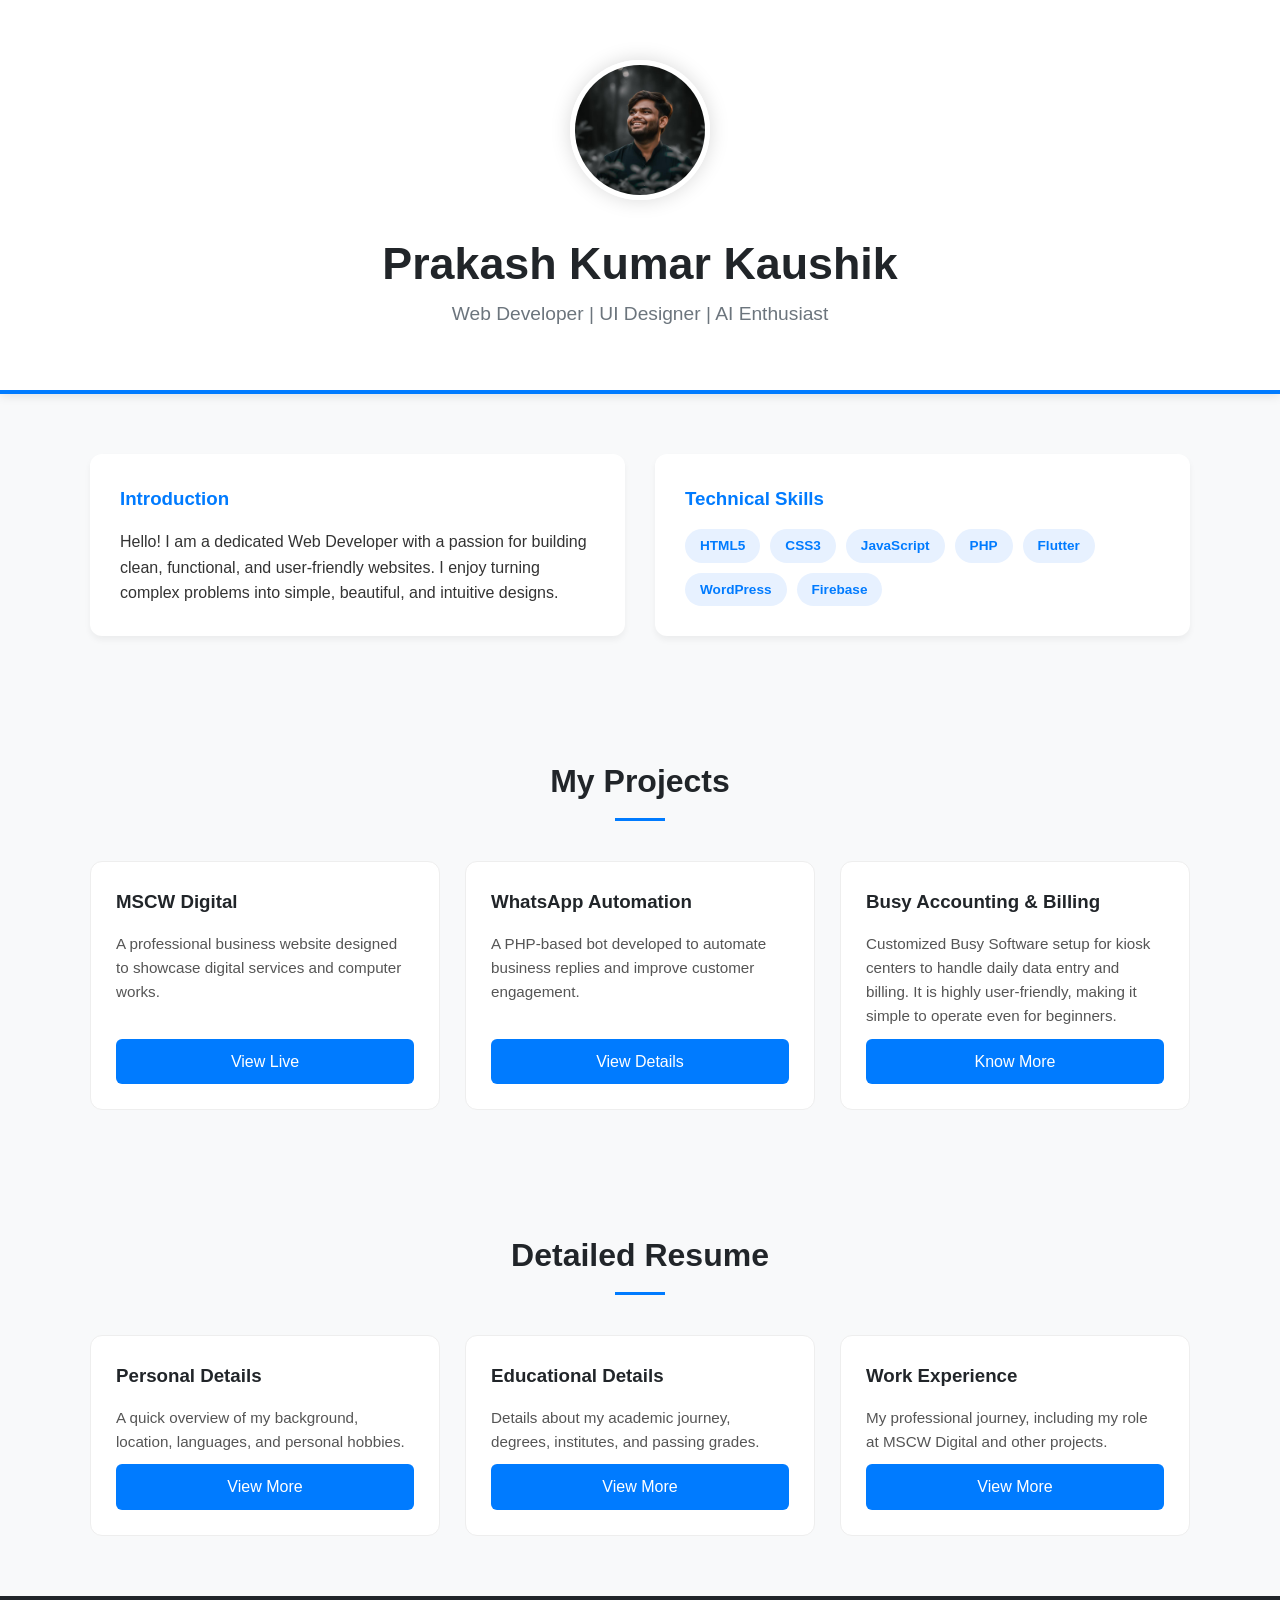
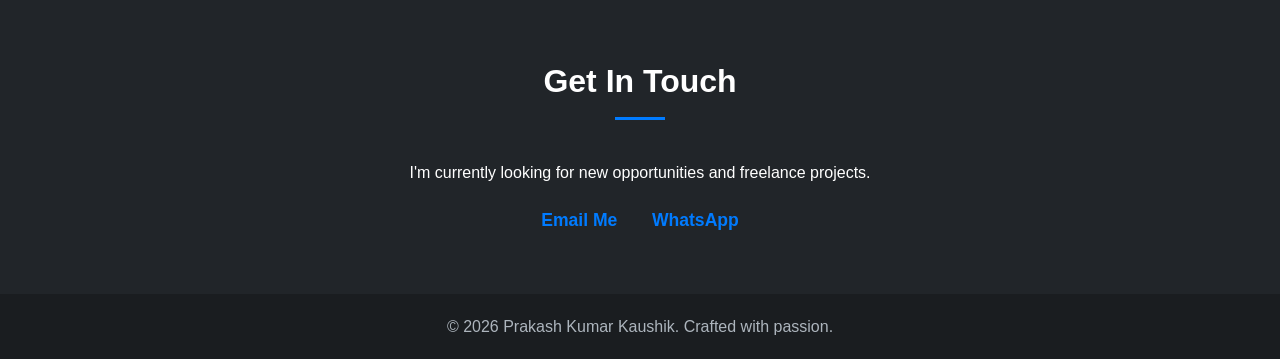
<file: index.html>
<!DOCTYPE html>
<html lang="en">
<head>
    <meta charset="UTF-8">
    <meta name="viewport" content="width=device-width, initial-scale=1.0">
    <title>My Portfolio</title>
    
     <link rel="icon" type="png" href="icon.png">

    
    <link rel="stylesheet" href="style.css">
</head>
<body>

    <header>
        <div class="container">
            <img src="pfp.png" width="140" height="140" alt="Prakash Kumar Kaushik">
            <h1>Prakash Kumar Kaushik</h1>
            <p>Web Developer | UI Designer | AI Enthusiast</p>
        </div>
    </header>

    <section id="intro-skills">
        <div class="container">
            <div class="grid-flex">
                <div class="card">
                    <h3>Introduction</h3>
                    <p>Hello! I am a dedicated Web Developer with a passion for building clean, functional, and user-friendly websites. I enjoy turning complex problems into simple, beautiful, and intuitive designs.</p>
                </div>
                <div class="card">
                    <h3>Technical Skills</h3>
                    <div class="skills-tag-container">
                        <span class="skill-tag">HTML5</span>
                        <span class="skill-tag">CSS3</span>
                        <span class="skill-tag">JavaScript</span>
                        <span class="skill-tag">PHP</span>
                        <span class="skill-tag">Flutter</span>
                        <span class="skill-tag">WordPress</span>
                        <span class="skill-tag">Firebase</span>
                    </div>
                </div>
            </div>
        </div>
    </section>

    <section id="projects">
        <div class="container">
            <h2 class="section-title">My Projects</h2>
            <div class="projects-container">
                
                <div class="project-card">
                    <h3>MSCW Digital</h3>
                    <p>A professional business website designed to showcase digital services and computer works.</p>
                    <a href="https://mscwdigital.com" class="btn" target="_blank">View Live</a>
                </div>

                <div class="project-card">
                    <h3>WhatsApp Automation</h3>
                    <p>A PHP-based bot developed to automate business replies and improve customer engagement.</p>
                    <a href="https://github.com/prakashkaushik457-hub/mscw-controller" class="btn" target="_blank">View Details</a>
                </div>

                <div class="project-card">
                    <h3>Busy Accounting & Billing</h3>
                    <p>Customized Busy Software setup for kiosk centers to handle daily data entry and billing. It is highly user-friendly, making it simple to operate even for beginners.</p>
                    <a href="mscw-erp.pdf" class="btn" target="_blank">Know More</a>
                </div>

            </div>
        </div>
    </section>

    <section id="about-details">
        <div class="container">
            <h2 class="section-title">Detailed Resume</h2>
            <div class="projects-container">
                
                <div class="project-card">
                    <h3>Personal Details</h3>
                    <p>A quick overview of my background, location, languages, and personal hobbies.</p>
                    <a href="personal-details.html" class="btn">View More</a>
                </div>

                <div class="project-card">
                    <h3>Educational Details</h3>
                    <p>Details about my academic journey, degrees, institutes, and passing grades.</p>
                    <a href="education-details.html" class="btn">View More</a>
                </div>

                <div class="project-card">
                    <h3>Work Experience</h3>
                    <p>My professional journey, including my role at MSCW Digital and other projects.</p>
                    <a href="work-experience.html" class="btn">View More</a>
                </div>

            </div>
        </div>
    </section>

    <section class="contact-section">
        <div class="container">
            <h2 class="section-title">Get In Touch</h2>
            <p>I'm currently looking for new opportunities and freelance projects.</p>
            <div class="contact-links">
                <a href="mailto:contact@mscwdigital.com">Email Me</a>
                <a href="https://wa.me/9329959090" target="_blank">WhatsApp</a>
            </div>
        </div>
    </section>

    <footer>
        <p>&copy; 2026 Prakash Kumar Kaushik. Crafted with passion.</p>
    </footer>

</body>
</html>
</file>
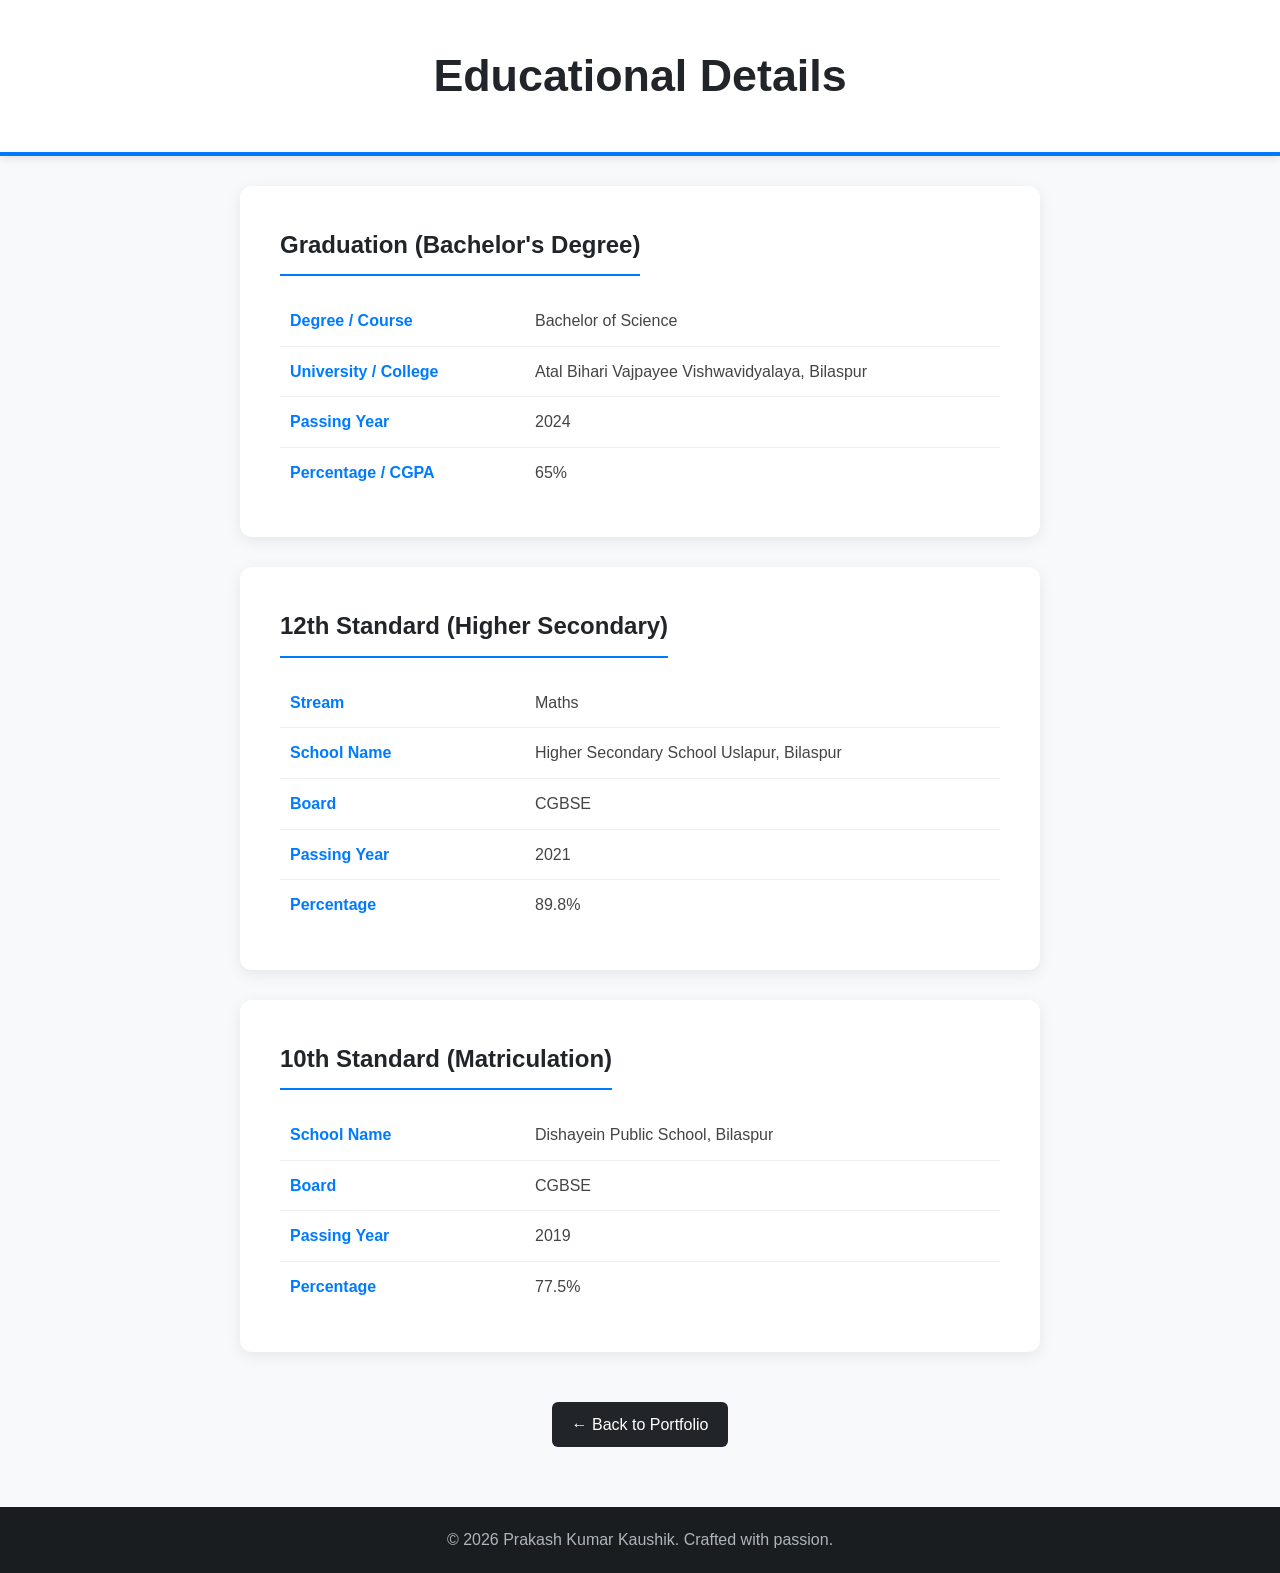
<file: education-details.html>
<!DOCTYPE html>
<html lang="en">
<head>
    <meta charset="UTF-8">
    <meta name="viewport" content="width=device-width, initial-scale=1.0">
    <title>Educational Details | Prakash Kumar Kaushik</title>
    
    <link rel="stylesheet" href="style.css">
    <link rel="icon" type="png" href="icon.png">

    <style>
        .details-box {
            background: #fff;
            padding: 40px;
            border-radius: 12px;
            box-shadow: 0 4px 15px rgba(0,0,0,0.08);
            margin-top: 30px;
            max-width: 800px;
            margin-left: auto;
            margin-right: auto;
        }

        .box-heading {
            color: #212529;
            margin-top: 0;
            margin-bottom: 20px;
            padding-bottom: 10px;
            border-bottom: 2px solid #007bff;
            display: inline-block;
        }

        .detail-row {
            display: flex;
            padding: 12px 10px;
            border-bottom: 1px solid #f0f0f0;
            transition: background 0.3s ease;
        }

        .detail-row:hover {
            background-color: #f8f9fa;
        }

        .detail-row:last-child {
            border-bottom: none;
        }

        .detail-label {
            font-weight: 600;
            width: 35%;
            color: #007bff;
        }

        .detail-value {
            width: 65%;
            color: #444;
        }

        .back-btn-container {
            text-align: center;
            margin-top: 50px;
            margin-bottom: 60px;
        }

        /* Mobile Responsive */
        @media (max-width: 600px) {
            .detail-row { flex-direction: column; }
            .detail-label, .detail-value { width: 100%; }
            .detail-label { margin-bottom: 5px; }
        }
    </style>
</head>
<body>

    <header style="padding: 40px 0;">
        <div class="container">
            <h1 style="margin-bottom: 0;">Educational Details</h1>
        </div>
    </header>

    <div class="container">
        
        <div class="details-box">
            <h2 class="box-heading">Graduation (Bachelor's Degree)</h2>
            
            <div class="detail-row">
                <div class="detail-label">Degree / Course</div>
                <div class="detail-value"> Bachelor of Science</div>
            </div>
            <div class="detail-row">
                <div class="detail-label">University / College</div>
                <div class="detail-value">Atal Bihari Vajpayee Vishwavidyalaya, Bilaspur</div>
            </div>
            <div class="detail-row">
                <div class="detail-label">Passing Year</div>
                <div class="detail-value">2024</div>
            </div>
            <div class="detail-row">
                <div class="detail-label">Percentage / CGPA</div>
                <div class="detail-value">65%</div>
            </div>
        </div>

        <div class="details-box">
            <h2 class="box-heading">12th Standard (Higher Secondary)</h2>
            
            <div class="detail-row">
                <div class="detail-label">Stream</div>
                <div class="detail-value">Maths</div>
            </div>
            <div class="detail-row">
                <div class="detail-label">School Name</div>
                <div class="detail-value">Higher Secondary School Uslapur, Bilaspur</div>
            </div>
            <div class="detail-row">
                <div class="detail-label">Board</div>
                <div class="detail-value">CGBSE</div>
            </div>
            <div class="detail-row">
                <div class="detail-label">Passing Year</div>
                <div class="detail-value">2021</div>
            </div>
            <div class="detail-row">
                <div class="detail-label">Percentage</div>
                <div class="detail-value">89.8%</div>
            </div>
        </div>

        <div class="details-box">
            <h2 class="box-heading">10th Standard (Matriculation)</h2>
            
            <div class="detail-row">
                <div class="detail-label">School Name</div>
                <div class="detail-value">Dishayein Public School, Bilaspur</div>
            </div>
            <div class="detail-row">
                <div class="detail-label">Board</div>
                <div class="detail-value">CGBSE</div>
            </div>
            <div class="detail-row">
                <div class="detail-label">Passing Year</div>
                <div class="detail-value">2019</div>
            </div>
            <div class="detail-row">
                <div class="detail-label">Percentage</div>
                <div class="detail-value">77.5%</div>
            </div>
        </div>

        <div class="back-btn-container">
            <a href="index.html" class="btn" style="background-color: #212529;">&larr; Back to Portfolio</a>
        </div>

    </div>

    <footer>
        <p>&copy; 2026 Prakash Kumar Kaushik. Crafted with passion.</p>
    </footer>

</body>
</html>
</file>
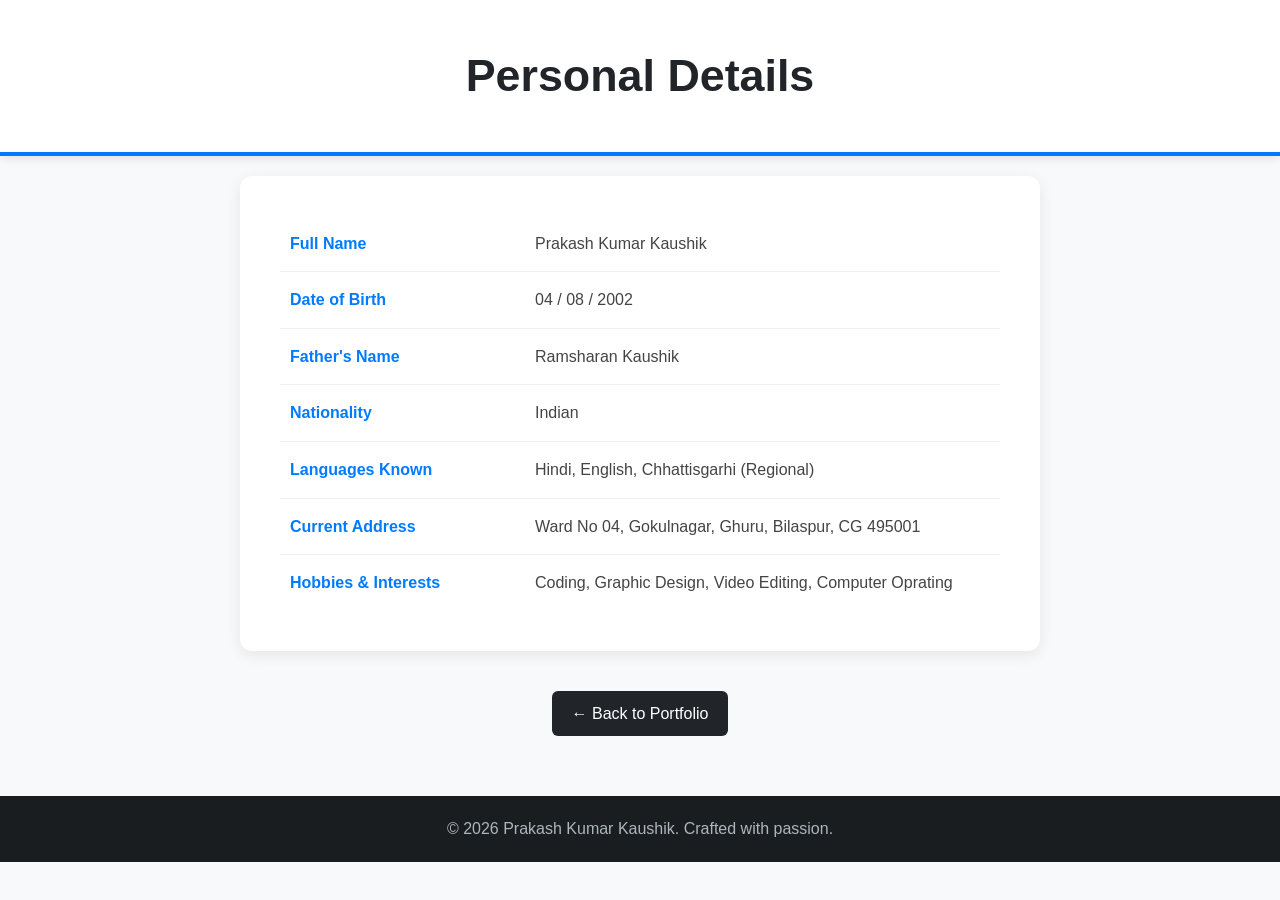
<file: personal-details.html>
<!DOCTYPE html>
<html lang="en">
<head>
    <meta charset="UTF-8">
    <meta name="viewport" content="width=device-width, initial-scale=1.0">
    <title>Personal Details | Prakash Kumar Kaushik</title>

    
    <link rel="stylesheet" href="style.css">
    <link rel="icon" type="png" href="icon.png">
    <style>
        .details-box {
            background: #fff;
            padding: 40px;
            border-radius: 12px;
            box-shadow: 0 4px 15px rgba(0,0,0,0.08);
            margin-top: 20px;
            max-width: 800px;
            margin-left: auto;
            margin-right: auto;
        }

        .detail-row {
            display: flex;
            padding: 15px 10px;
            border-bottom: 1px solid #f0f0f0;
            transition: background 0.3s ease;
        }

        .detail-row:hover {
            background-color: #f8f9fa; /* Mouse le jane par halka grey highlight */
        }

        .detail-row:last-child {
            border-bottom: none;
        }

        .detail-label {
            font-weight: 600;
            width: 35%;
            color: #007bff;
        }

        .detail-value {
            width: 65%;
            color: #444;
        }

        .back-btn-container {
            text-align: center;
            margin-top: 40px;
            margin-bottom: 60px;
        }
        
        /* Mobile ke liye theek karna */
        @media (max-width: 600px) {
            .detail-row { flex-direction: column; }
            .detail-label, .detail-value { width: 100%; }
            .detail-label { margin-bottom: 5px; }
        }
    </style>
</head>
<body>

    <header style="padding: 40px 0;">
        <div class="container">
            <h1 style="margin-bottom: 0;">Personal Details</h1>
        </div>
    </header>

    <div class="container">
        
        <div class="details-box">
            
            <div class="detail-row">
                <div class="detail-label">Full Name</div>
                <div class="detail-value">Prakash Kumar Kaushik</div>
            </div>

            <div class="detail-row">
                <div class="detail-label">Date of Birth</div>
                <div class="detail-value">04 / 08 / 2002</div>
            </div>

            <div class="detail-row">
                <div class="detail-label">Father's Name</div>
                <div class="detail-value">Ramsharan Kaushik</div>
            </div>

            <div class="detail-row">
                <div class="detail-label">Nationality</div>
                <div class="detail-value">Indian</div>
            </div>

            <div class="detail-row">
                <div class="detail-label">Languages Known</div>
                <div class="detail-value">Hindi, English, Chhattisgarhi (Regional)</div>
            </div>

            <div class="detail-row">
                <div class="detail-label">Current Address</div>
                <div class="detail-value">Ward No 04, Gokulnagar, Ghuru, Bilaspur, CG 495001</div>
            </div>

            <div class="detail-row">
                <div class="detail-label">Hobbies & Interests</div>
                <div class="detail-value">Coding, Graphic Design, Video Editing, Computer Oprating</div>
            </div>

        </div>

        <div class="back-btn-container">
            <a href="index.html" class="btn" style="background-color: #212529;">&larr; Back to Portfolio</a>
        </div>

    </div>

    <footer>
        <p>&copy; 2026 Prakash Kumar Kaushik. Crafted with passion.</p>
    </footer>

</body>
</html>
</file>
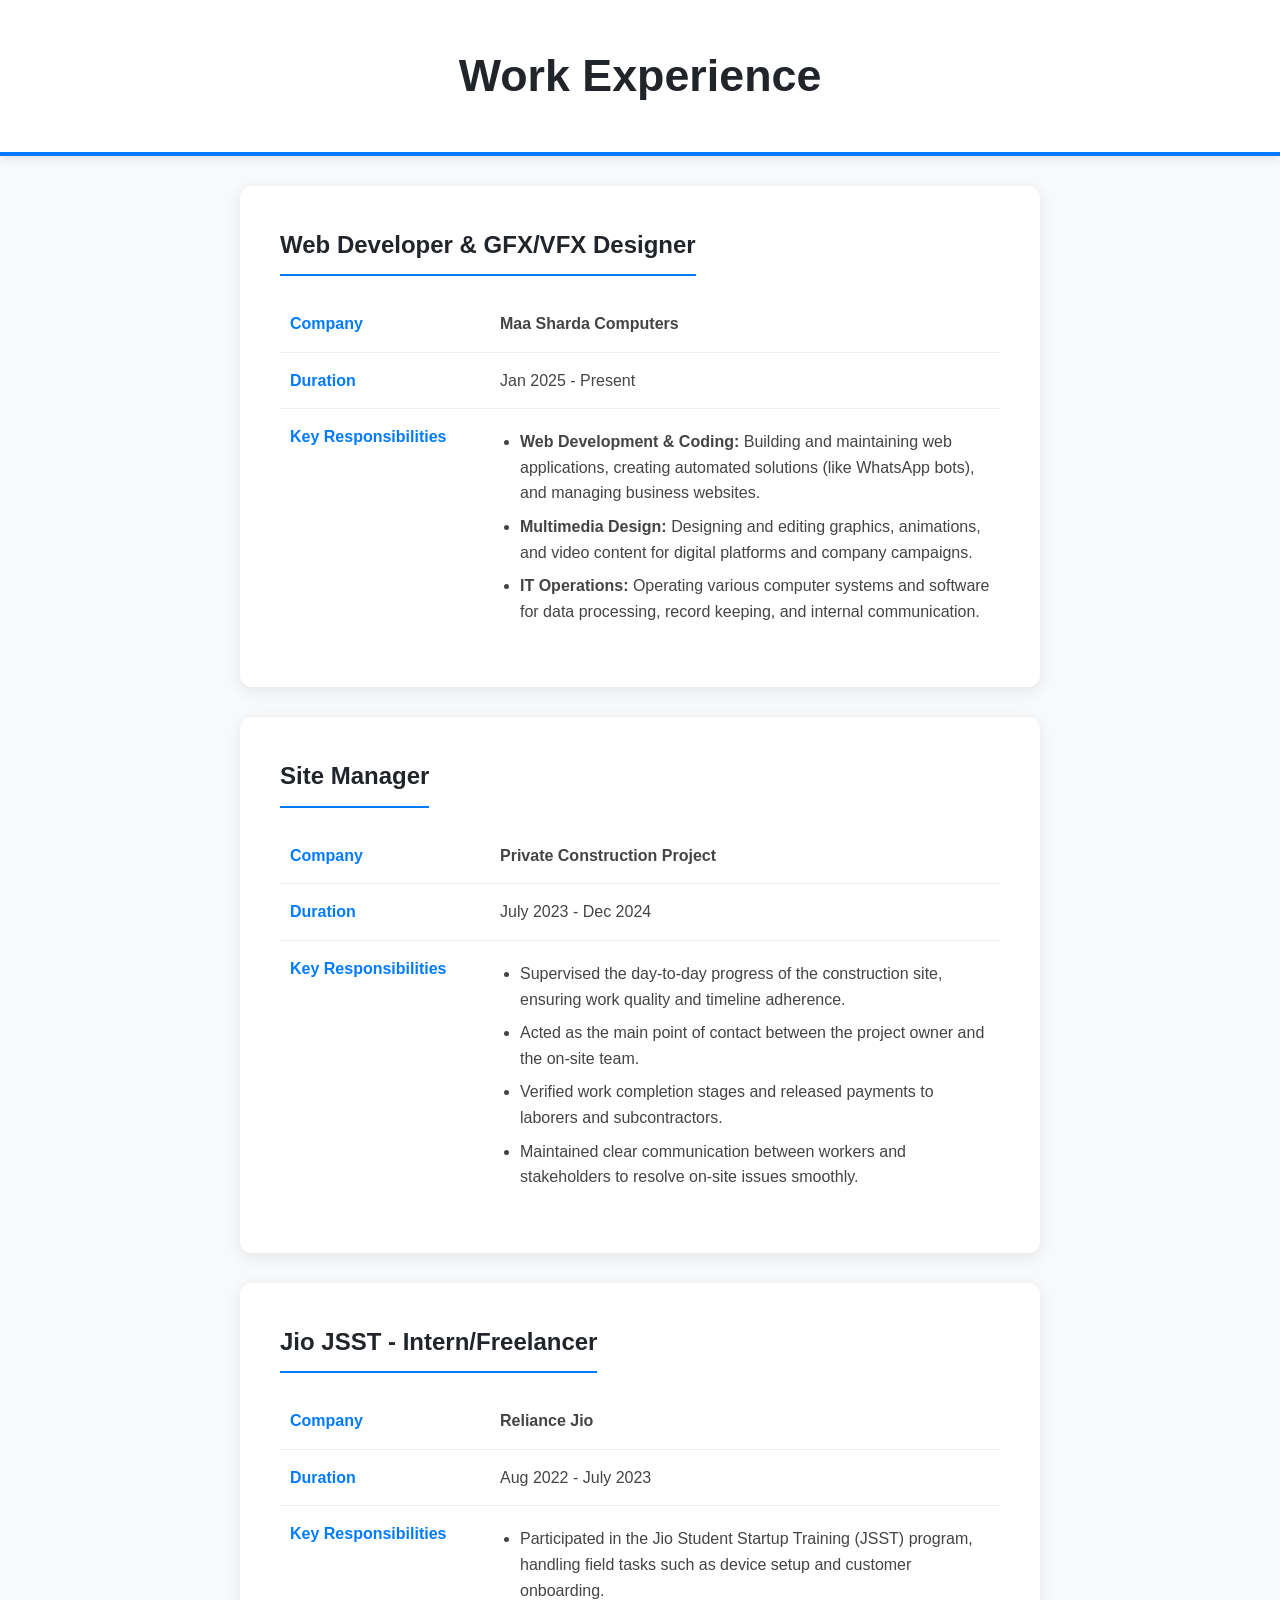
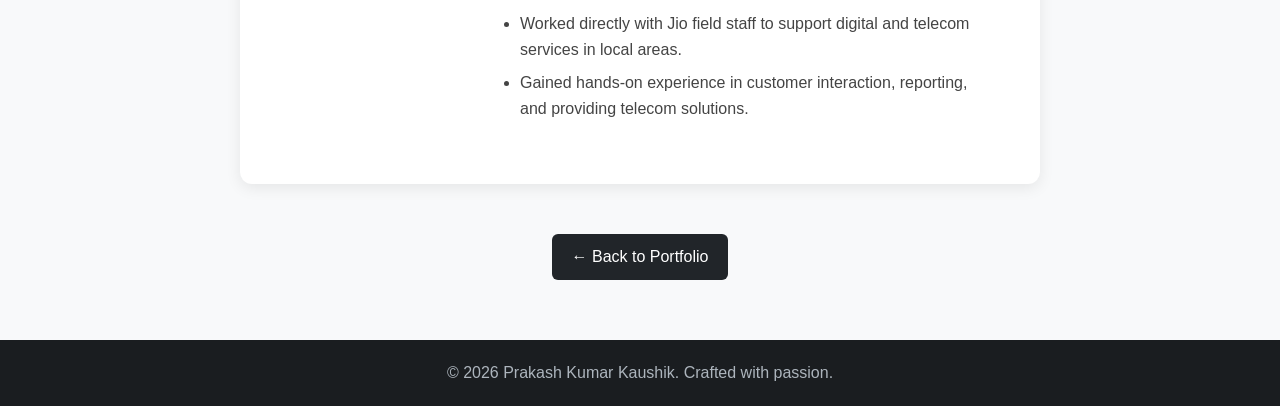
<file: work-experience.html>
<!DOCTYPE html>
<html lang="en">
<head>
    <meta charset="UTF-8">
    <meta name="viewport" content="width=device-width, initial-scale=1.0">
    <title>Work Experience | Prakash Kumar Kaushik</title>
    
    <link rel="stylesheet" href="style.css">
    <link rel="icon" type="png" href="icon.png">

    <style>
        .details-box {
            background: #fff;
            padding: 40px;
            border-radius: 12px;
            box-shadow: 0 4px 15px rgba(0,0,0,0.08);
            margin-top: 30px;
            max-width: 800px;
            margin-left: auto;
            margin-right: auto;
        }

        .box-heading {
            color: #212529;
            margin-top: 0;
            margin-bottom: 20px;
            padding-bottom: 10px;
            border-bottom: 2px solid #007bff;
            display: inline-block;
        }

        .detail-row {
            display: flex;
            padding: 15px 10px;
            border-bottom: 1px solid #f0f0f0;
        }

        .detail-row:last-child {
            border-bottom: none;
        }

        .detail-label {
            font-weight: 600;
            width: 30%;
            color: #007bff;
        }

        .detail-value {
            width: 70%;
            color: #444;
        }

        .work-list {
            margin-top: 5px;
            padding-left: 20px;
        }

        .work-list li {
            margin-bottom: 8px;
        }

        .back-btn-container {
            text-align: center;
            margin-top: 50px;
            margin-bottom: 60px;
        }

        /* Mobile Responsive */
        @media (max-width: 600px) {
            .detail-row { flex-direction: column; }
            .detail-label, .detail-value { width: 100%; }
            .detail-label { margin-bottom: 8px; }
        }
    </style>
</head>
<body>

    <header style="padding: 40px 0;">
        <div class="container">
            <h1 style="margin-bottom: 0;">Work Experience</h1>
        </div>
    </header>

    <div class="container">
        
        <div class="details-box">
            <h2 class="box-heading">Web Developer & GFX/VFX Designer</h2>
            
            <div class="detail-row">
                <div class="detail-label">Company</div>
                <div class="detail-value"><strong>Maa Sharda Computers</strong></div>
            </div>
            <div class="detail-row">
                <div class="detail-label">Duration</div>
                <div class="detail-value">Jan 2025 - Present</div>
            </div>
            <div class="detail-row">
                <div class="detail-label">Key Responsibilities</div>
                <div class="detail-value">
                    <ul class="work-list">
                        <li><strong>Web Development & Coding:</strong> Building and maintaining web applications, creating automated solutions (like WhatsApp bots), and managing business websites.</li>
                        <li><strong>Multimedia Design:</strong> Designing and editing graphics, animations, and video content for digital platforms and company campaigns.</li>
                        <li><strong>IT Operations:</strong> Operating various computer systems and software for data processing, record keeping, and internal communication.</li>
                    </ul>
                </div>
            </div>
        </div>

        <div class="details-box">
            <h2 class="box-heading">Site Manager</h2>
            
            <div class="detail-row">
                <div class="detail-label">Company</div>
                <div class="detail-value"><strong>Private Construction Project</strong></div>
            </div>
            <div class="detail-row">
                <div class="detail-label">Duration</div>
                <div class="detail-value">July 2023 - Dec 2024</div>
            </div>
            <div class="detail-row">
                <div class="detail-label">Key Responsibilities</div>
                <div class="detail-value">
                    <ul class="work-list">
                        <li>Supervised the day-to-day progress of the construction site, ensuring work quality and timeline adherence.</li>
                        <li>Acted as the main point of contact between the project owner and the on-site team.</li>
                        <li>Verified work completion stages and released payments to laborers and subcontractors.</li>
                        <li>Maintained clear communication between workers and stakeholders to resolve on-site issues smoothly.</li>
                    </ul>
                </div>
            </div>
        </div>

        <div class="details-box">
            <h2 class="box-heading">Jio JSST - Intern/Freelancer</h2>
            
            <div class="detail-row">
                <div class="detail-label">Company</div>
                <div class="detail-value"><strong>Reliance Jio</strong></div>
            </div>
            <div class="detail-row">
                <div class="detail-label">Duration</div>
                <div class="detail-value">Aug 2022 - July 2023</div>
            </div>
            <div class="detail-row">
                <div class="detail-label">Key Responsibilities</div>
                <div class="detail-value">
                    <ul class="work-list">
                        <li>Participated in the Jio Student Startup Training (JSST) program, handling field tasks such as device setup and customer onboarding.</li>
                        <li>Worked directly with Jio field staff to support digital and telecom services in local areas.</li>
                        <li>Gained hands-on experience in customer interaction, reporting, and providing telecom solutions.</li>
                    </ul>
                </div>
            </div>
        </div>

        <div class="back-btn-container">
            <a href="index.html" class="btn" style="background-color: #212529;">&larr; Back to Portfolio</a>
        </div>

    </div>

    <footer>
        <p>&copy; 2026 Prakash Kumar Kaushik. Crafted with passion.</p>
    </footer>

</body>
</html>
</file>
<file: style.css>
/* --- UNIVERSAL RESET --- */
* {
    margin: 0;
    padding: 0;
    box-sizing: border-box;
}

body {
    font-family: 'Segoe UI', Tahoma, Geneva, Verdana, sans-serif;
    background-color: #f8f9fa;
    color: #333;
    line-height: 1.6;
}

.container {
    width: 90%;
    max-width: 1100px;
    margin: 0 auto;
}

/* --- HEADER --- */
header {
    background-color: #ffffff;
    padding: 60px 0;
    text-align: center;
    border-bottom: 4px solid #007bff;
    box-shadow: 0 2px 10px rgba(0,0,0,0.1);
}

header img {
    border-radius: 50%;
    border: 5px solid #fff;
    box-shadow: 0 0 20px rgba(0,0,0,0.15);
    object-fit: cover;
    margin-bottom: 20px;
    transition: transform 0.3s ease;
}

header img:hover {
    transform: scale(1.05); /* Hover par photo thodi badi hogi */
}

header h1 {
    font-size: 2.8rem;
    color: #212529;
}

header p {
    font-size: 1.2rem;
    color: #6c757d;
}

/* --- SECTIONS --- */
section {
    padding: 60px 0;
}

.section-title {
    text-align: center;
    font-size: 2rem;
    margin-bottom: 40px;
    position: relative;
    color: #212529;
}

.section-title::after {
    content: '';
    display: block;
    width: 50px;
    height: 3px;
    background: #007bff;
    margin: 10px auto 0;
}

/* --- SKILLS SECTION --- */
.grid-flex {
    display: flex;
    gap: 30px;
    flex-wrap: wrap;
}

.card {
    background: #fff;
    padding: 30px;
    border-radius: 12px;
    box-shadow: 0 4px 6px rgba(0,0,0,0.05);
    flex: 1;
    min-width: 300px;
}

.card h3 {
    color: #007bff;
    margin-bottom: 15px;
}

.skills-tag-container {
    display: flex;
    flex-wrap: wrap;
    gap: 10px;
}

.skill-tag {
    background: #e7f1ff;
    color: #007bff;
    padding: 6px 15px;
    border-radius: 50px;
    font-size: 0.85rem;
    font-weight: 600;
}

/* --- ABOUT & PROJECTS CARDS --- */
.projects-container {
    display: grid;
    grid-template-columns: repeat(auto-fit, minmax(300px, 1fr));
    gap: 25px;
}

.project-card {
    background: #fff;
    border-radius: 12px;
    padding: 25px;
    border: 1px solid #eee;
    transition: all 0.3s ease;
    
    /* Ye buttons ko hamesha niche rakhne ki trick hai 👇 */
    display: flex;
    flex-direction: column; 
}

.project-card:hover {
    transform: translateY(-10px);
    box-shadow: 0 10px 20px rgba(0,0,0,0.1);
    border-color: #007bff;
}

.project-card h3 {
    color: #212529;
    margin-top: 0;
    margin-bottom: 15px;
}

.project-card p {
    margin-bottom: 10px;
    color: #555;
    font-size: 0.95rem;
}

/* Bold text (jaise Name: Location:) ko thoda dark karne ke liye */
.project-card p strong {
    color: #212529; 
}

/* --- BUTTONS --- */
.btn {
    display: inline-block;
    margin-top: auto; /* Isse button automatic card ke sabse niche chala jayega */
    padding: 10px 20px;
    background-color: #007bff;
    color: #fff;
    text-decoration: none;
    border-radius: 6px;
    font-weight: 500;
    text-align: center;
}

.btn:hover {
    background-color: #0056b3;
}

/* --- CONTACT SECTION --- */
.contact-section {
    background-color: #212529;
    color: #fff;
    text-align: center;
    padding: 60px 0;
}

.contact-section h2 {
    color: #fff;
}

.contact-links {
    margin-top: 20px;
}

.contact-links a {
    color: #007bff;
    margin: 0 15px;
    text-decoration: none;
    font-weight: bold;
    font-size: 1.1rem;
}

/* --- FOOTER --- */
footer {
    text-align: center;
    padding: 20px;
    background: #1a1d20;
    color: #adb5bd;
}
</file>
